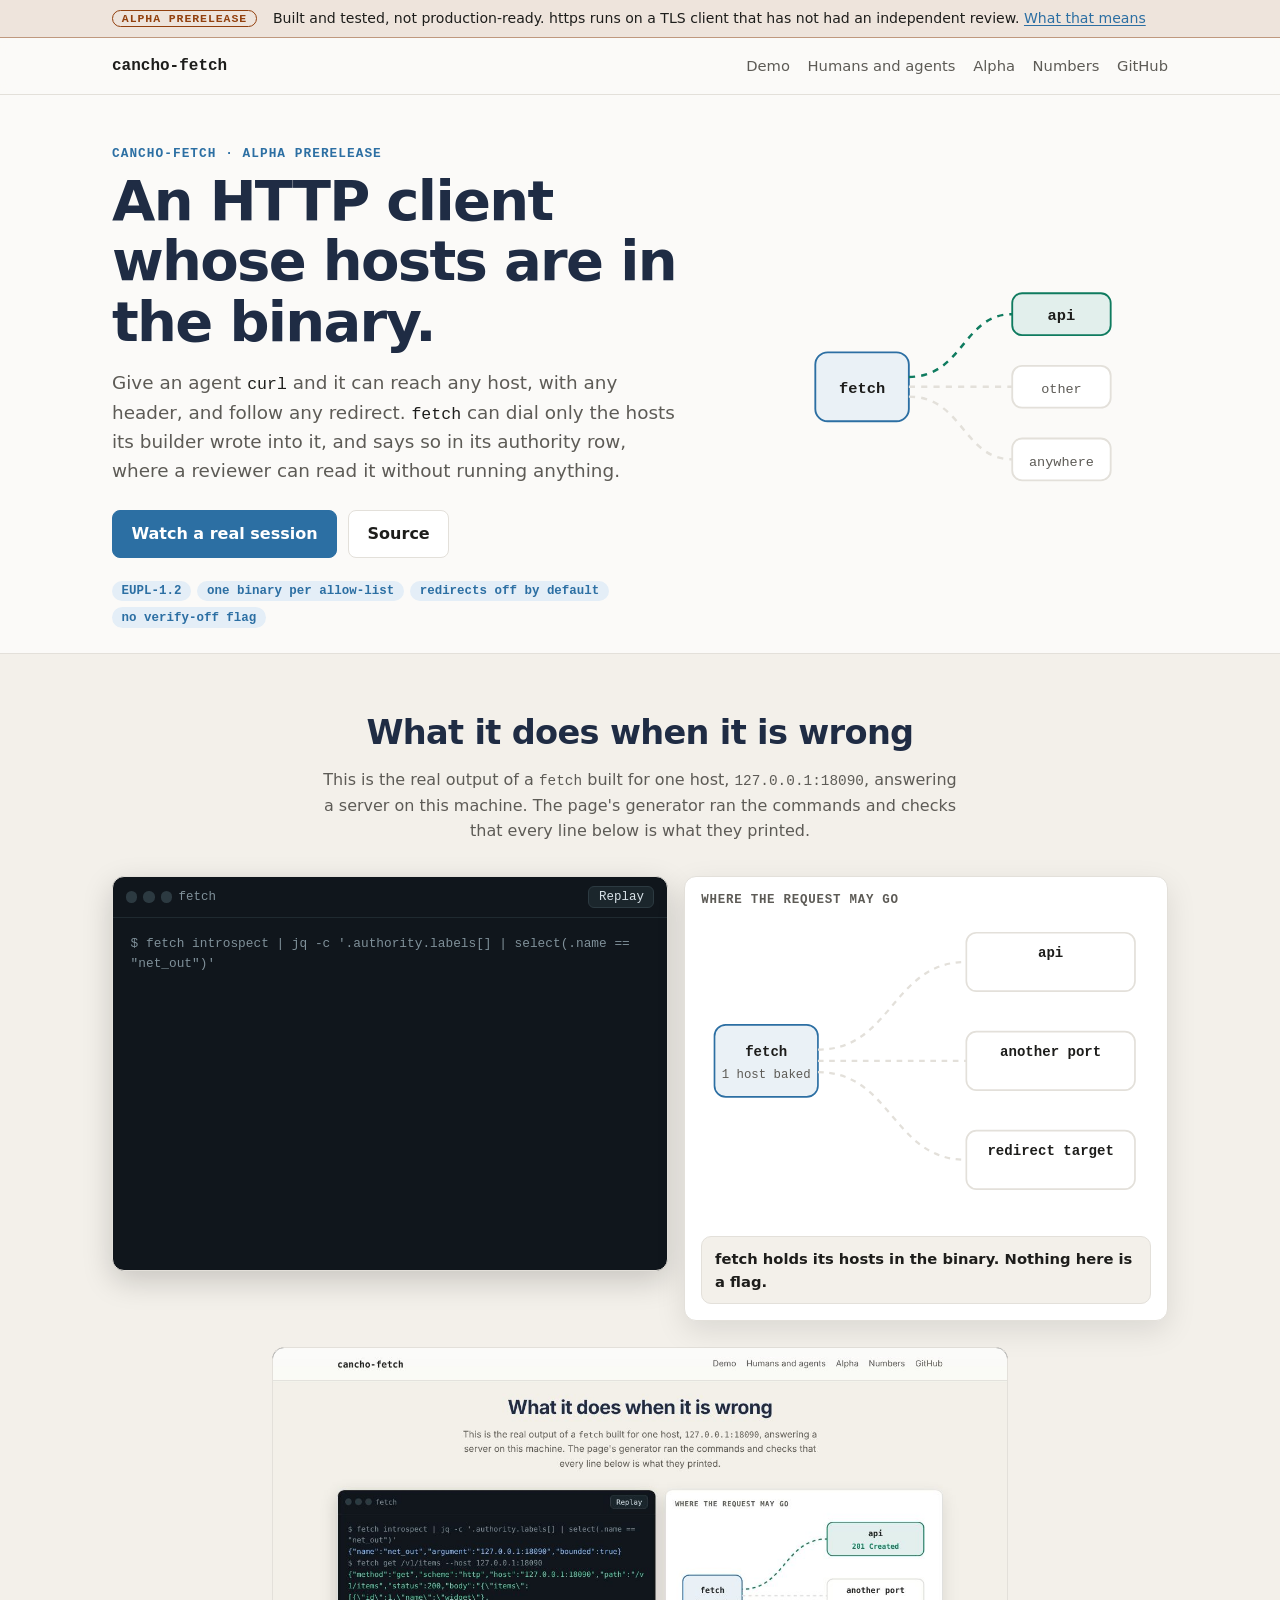
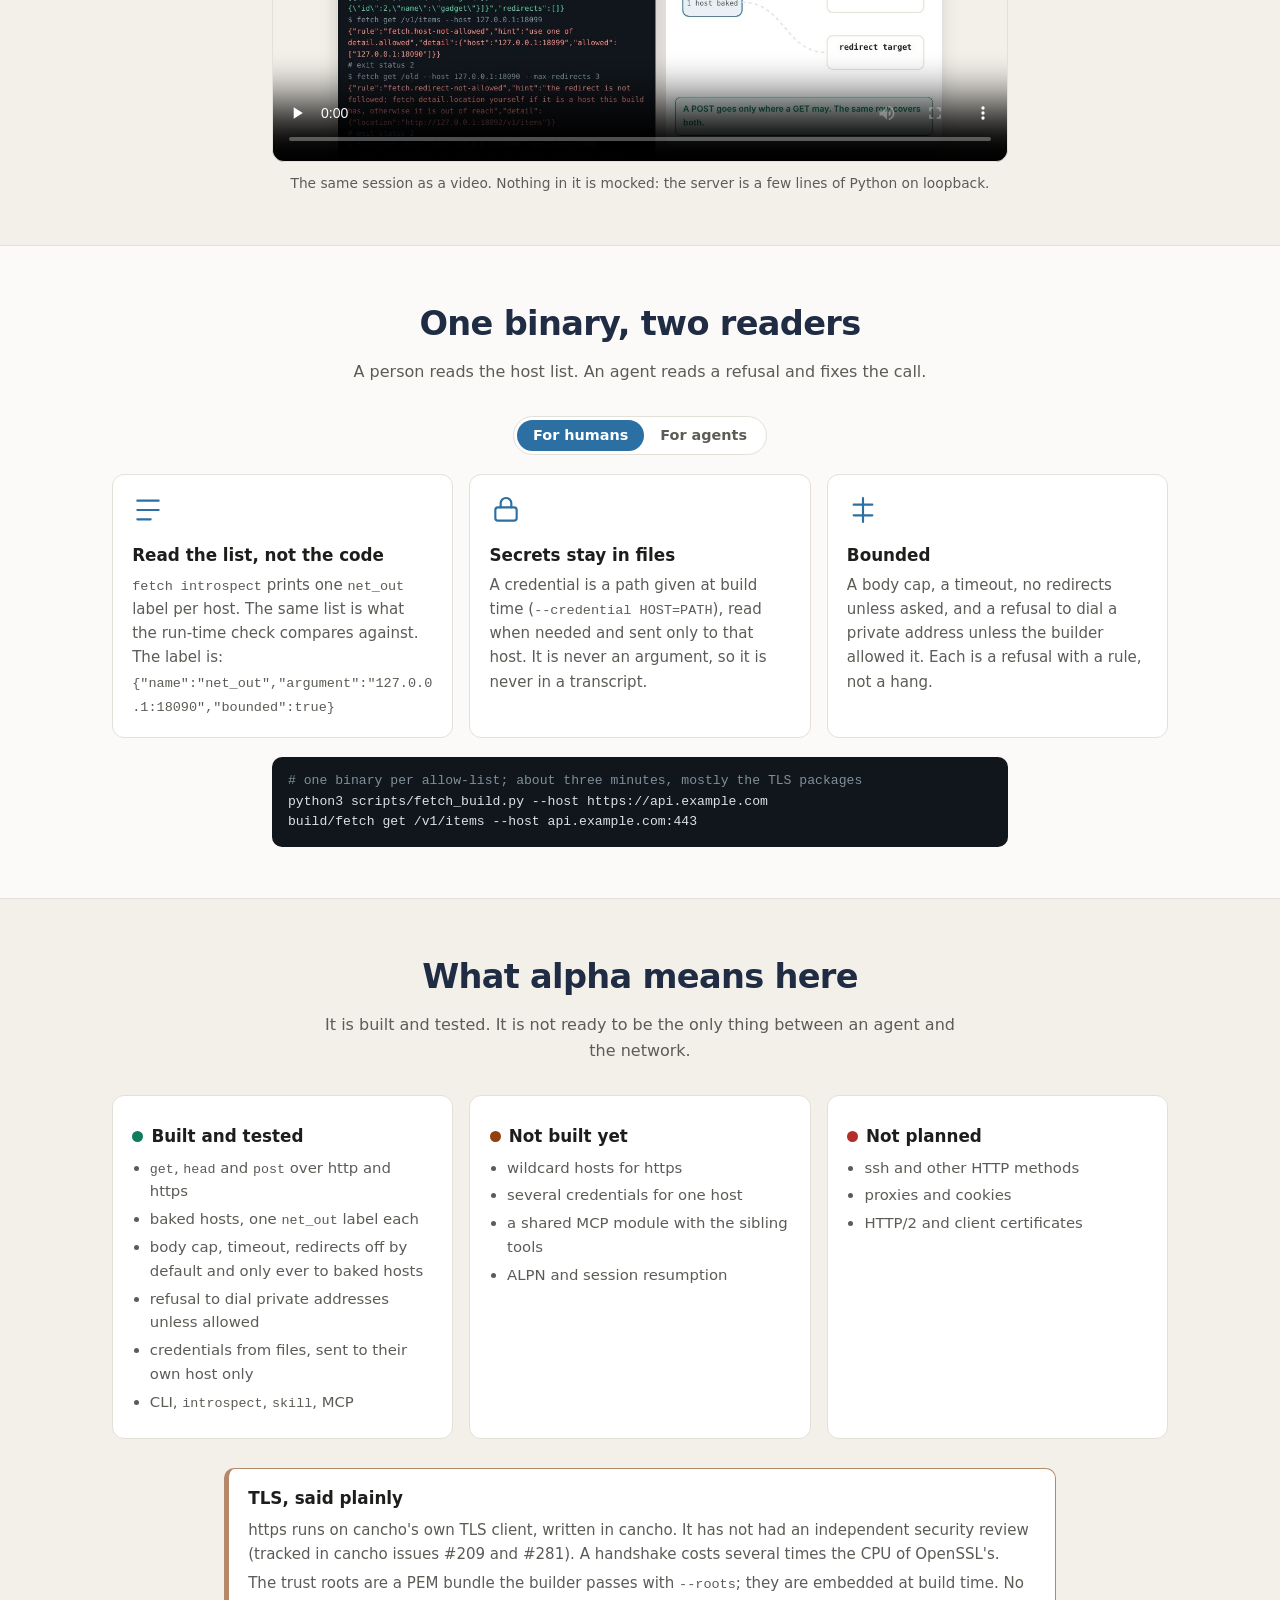
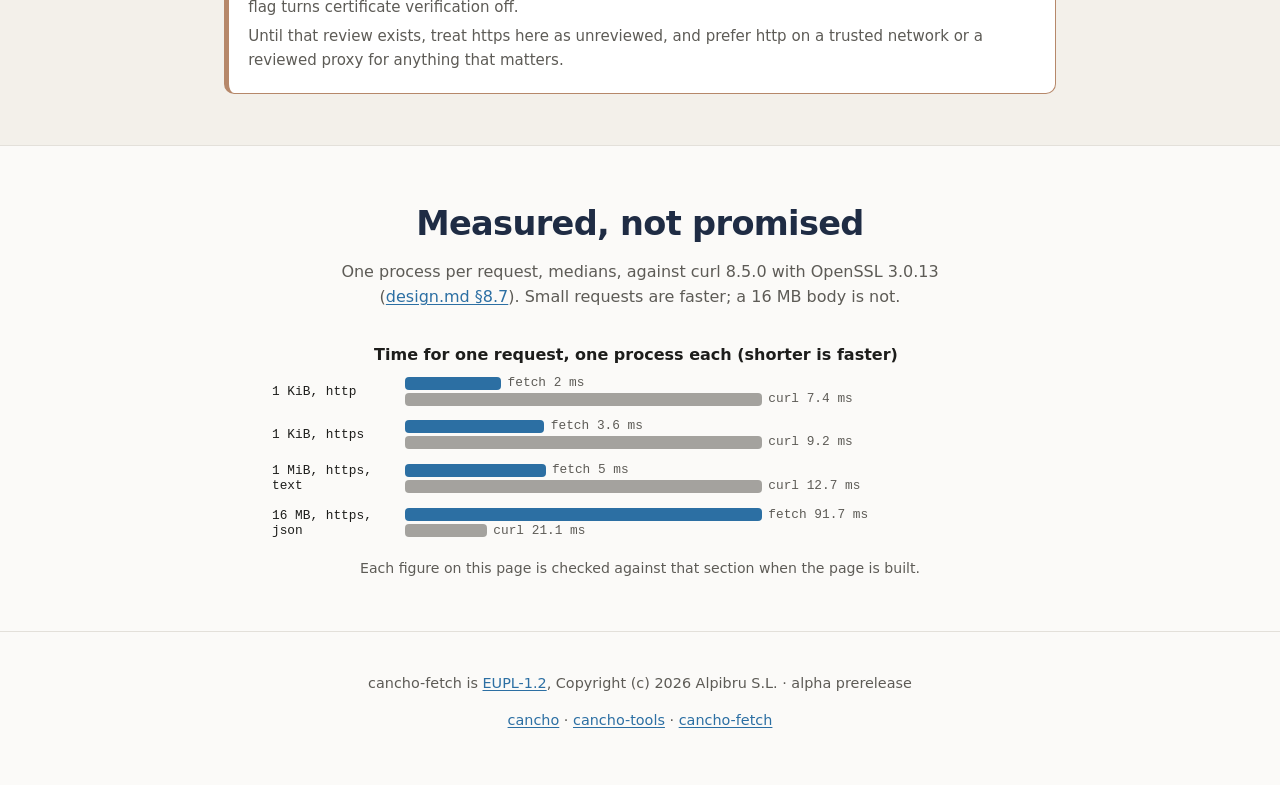
<file: site/index.html>
<!doctype html>
<html lang="en" class="nojs">
<head>
<meta charset="utf-8">
<meta name="viewport" content="width=device-width, initial-scale=1">
<title>cancho-fetch: an HTTP client whose hosts are in the binary</title>
<meta name="description" content="An agent-safe HTTP(S) client written in cancho. The hosts it may reach are literals in the binary and one net_out label each in its authority row. Alpha prerelease.">
<link rel="stylesheet" href="landing.css">
</head>
<body>
<a class="skip" href="#main">Skip to the content</a>
<div class="alpha" role="note"><div class="wrap"><b>Alpha prerelease</b><span>Built and tested, not production-ready. https runs on a TLS client that has not had an independent review. <a href="#alpha">What that means</a></span></div></div>
<header class="top"><div class="wrap">
  <a class="brand" href="#">cancho-fetch</a>
  <nav aria-label="Sections">
    <a href="#demo">Demo</a><a href="#audience-section">Humans and agents</a><a class="opt" href="#alpha">Alpha</a><a class="opt" href="#numbers">Numbers</a>
    <a href="https://github.com/alpibrusl/cancho-fetch">GitHub</a>
  </nav>
</div></header>

<main id="main">
<section class="hero"><div class="wrap">
  <div>
    <p class="eyebrow">cancho-fetch · alpha prerelease</p>
    <h1>An HTTP client whose hosts are in the binary.</h1>
    <p class="sub">Give an agent <code>curl</code> and it can reach any host, with any header, and follow any redirect. <code>fetch</code> can dial only the hosts its builder wrote into it, and says so in its authority row, where a reviewer can read it without running anything.</p>
    <div class="cta"><a class="btn primary" href="#demo">Watch a real session</a><a class="btn" href="https://github.com/alpibrusl/cancho-fetch">Source</a></div>
    <div class="pills"><span>EUPL-1.2</span><span>one binary per allow-list</span><span>redirects off by default</span><span>no verify-off flag</span></div>
  </div>
  <svg viewBox="0 0 260 180" role="img" aria-label="A request leaves fetch for one host in a list and is refused for another" class="net" style="max-width:20rem;margin:0 auto">
    <rect class="gate" x="10" y="62" width="76" height="56" rx="10"/><text x="48" y="95" text-anchor="middle">fetch</text>
    <rect class="node ok" x="170" y="14" width="80" height="34" rx="8"/><text x="210" y="36" text-anchor="middle">api</text>
    <rect class="node" x="170" y="73" width="80" height="34" rx="8"/><text class="m" x="210" y="95" text-anchor="middle">other</text>
    <rect class="node" x="170" y="132" width="80" height="34" rx="8"/><text class="m" x="210" y="154" text-anchor="middle">anywhere</text>
    <path class="edge ok" d="M86 82 C130 82 130 31 170 31"/>
    <path class="edge" d="M86 90 L170 90"/><path class="edge" d="M86 98 C130 98 130 149 170 149"/>
  </svg>
</div></section>

<section id="demo" class="alt"><div class="wrap">
  <h2>What it does when it is wrong</h2>
  <p class="lead">This is the real output of a <code>fetch</code> built for one host, <code>127.0.0.1:18090</code>, answering a server on this machine. The page's generator ran the commands and checks that every line below is what they printed.</p>
  <div class="demo" id="demo-stage">
    <div class="term" aria-label="A terminal replaying a real fetch session">
      <div class="bar"><i></i><i></i><i></i><span>fetch</span><button id="replay" type="button">Replay</button></div>
      <pre id="screen" aria-live="off"></pre>
    </div>
    <div class="stage">
      <h3>Where the request may go</h3>
      <svg class="net" viewBox="0 0 400 270" role="img" aria-label="fetch and the three places a request tried to go">
        <rect class="gate" x="12" y="96" width="92" height="64" rx="10"/><text x="58" y="124" text-anchor="middle">fetch</text><text class="m" x="58" y="143" text-anchor="middle">1 host baked</text>
        <path id="e-api" class="edge" d="M104 118 C170 118 170 40 236 40"/><path id="e-other" class="edge" d="M104 128 L236 128"/><path id="e-evil" class="edge" d="M104 138 C170 138 170 216 236 216"/>
        <rect id="n-api" class="node" x="236" y="14" width="150" height="52" rx="9"/><text x="311" y="36" text-anchor="middle">api</text><text id="s-api" class="stamp" x="311" y="55" text-anchor="middle"></text>
        <rect id="n-other" class="node" x="236" y="102" width="150" height="52" rx="9"/><text x="311" y="124" text-anchor="middle">another port</text><text id="s-other" class="stamp" x="311" y="143" text-anchor="middle"></text>
        <rect id="n-evil" class="node" x="236" y="190" width="150" height="52" rx="9"/><text x="311" y="212" text-anchor="middle">redirect target</text><text id="s-evil" class="stamp" x="311" y="231" text-anchor="middle"></text>
        <text id="l-api" class="edge-label m" x="150" y="60" text-anchor="middle"></text><text id="l-other" class="edge-label m" x="170" y="120" text-anchor="middle"></text><text id="l-evil" class="edge-label m" x="150" y="200" text-anchor="middle"></text>
      </svg>
      <div id="verdict" class="verdict" aria-live="polite"></div>
    </div>
  </div>
  <div class="vid">
    <video controls preload="none" poster="demo.poster.jpg" aria-label="The same session as a video">
      <source src="demo.mp4" type="video/mp4"><source src="demo.webm" type="video/webm">
    </video>
    <p class="caption">The same session as a video. Nothing in it is mocked: the server is a few lines of Python on loopback.</p>
  </div>
</div></section>

<section id="audience-section"><div class="wrap">
  <h2>One binary, two readers</h2>
  <p class="lead">A person reads the host list. An agent reads a refusal and fixes the call.</p>
  <div class="segwrap"><div class="seg" id="audience" role="tablist" aria-label="Audience">
    <button type="button" role="tab" data-panel="humans" aria-selected="true">For humans</button>
    <button type="button" role="tab" data-panel="agents" aria-selected="false">For agents</button>
  </div></div>

  <div id="humans" class="panel on">
    <div class="cards">
      <div class="card"><svg class="ic" viewBox="0 0 24 24" aria-hidden="true"><path d="M4 5h16M4 12h16M4 19h10"/></svg><h3>Read the list, not the code</h3><p><code>fetch introspect</code> prints one <code>net_out</code> label per host. The same list is what the run-time check compares against. The label is: <code>{&quot;name&quot;:&quot;net_out&quot;,&quot;argument&quot;:&quot;127.0.0.1:18090&quot;,&quot;bounded&quot;:true}</code></p></div>
      <div class="card"><svg class="ic" viewBox="0 0 24 24" aria-hidden="true"><rect x="4" y="10" width="16" height="10" rx="2"/><path d="M8 10V7a4 4 0 0 1 8 0v3"/></svg><h3>Secrets stay in files</h3><p>A credential is a path given at build time (<code>--credential HOST=PATH</code>), read when needed and sent only to that host. It is never an argument, so it is never in a transcript.</p></div>
      <div class="card"><svg class="ic" viewBox="0 0 24 24" aria-hidden="true"><path d="M12 3v18M5 8h14M5 16h14"/></svg><h3>Bounded</h3><p>A body cap, a timeout, no redirects unless asked, and a refusal to dial a private address unless the builder allowed it. Each is a refusal with a rule, not a hang.</p></div>
    </div>
    <pre class="code"><span class="d"># one binary per allow-list; about three minutes, mostly the TLS packages</span>
python3 scripts/fetch_build.py --host https://api.example.com
build/fetch get /v1/items --host api.example.com:443</pre>
  </div>

  <div id="agents" class="panel">
    <div class="diagram"><svg viewBox="0 0 640 130" role="img" aria-label="argv goes into fetch, JSON or a refusal comes out, with an exit status">
      <rect class="box k" x="10" y="35" width="150" height="60" rx="10"/><text x="85" y="62" text-anchor="middle">argv</text><text class="m" x="85" y="80" text-anchor="middle">get PATH --host H</text>
      <path class="arrow" d="M160 65 H240"/><path class="head" d="M240 59 L252 65 L240 71Z"/>
      <rect class="box k" x="252" y="35" width="136" height="60" rx="10"/><text x="320" y="62" text-anchor="middle">fetch</text><text class="m" x="320" y="80" text-anchor="middle">hosts in the row</text>
      <path class="arrow" d="M388 52 H468"/><path class="head" d="M468 46 L480 52 L468 58Z"/>
      <path class="arrow r" d="M388 80 H468"/><path class="head r" d="M468 74 L480 80 L468 86Z"/>
      <rect class="box k" x="480" y="20" width="150" height="40" rx="10"/><text x="555" y="44" text-anchor="middle">data · exit 0</text>
      <rect class="box r" x="480" y="70" width="150" height="40" rx="10"/><text x="555" y="94" text-anchor="middle">error · exit 2, 8</text>
    </svg></div>
    <div class="twocol">
      <div>
        <p style="margin-top:0">Every answer is one JSON object on stdout. A refusal names a <code>rule</code>, says what is allowed and says how to repair the call. This one is the real thing, from the demo above:</p>
        <pre class="code" style="margin-top:.6rem;white-space:pre-wrap;overflow-wrap:anywhere">{
  &quot;ok&quot;: false,
  &quot;command&quot;: &quot;fetch&quot;,
  &quot;error&quot;: {
    &quot;code&quot;: &quot;INVALID_ARGS&quot;,
    &quot;rule&quot;: &quot;fetch.host-not-allowed&quot;,
    &quot;message&quot;: &quot;--host names no host this build was given, or more than one&quot;,
    &quot;hint&quot;: &quot;use one of detail.allowed&quot;,
    &quot;repair&quot;: null,
    &quot;detail&quot;: {
      &quot;host&quot;: &quot;127.0.0.1:18099&quot;,
      &quot;allowed&quot;: [
        &quot;127.0.0.1:18090&quot;
      ]
    }
  }
}</pre>
        <p class="fine" style="text-align:left;margin-left:0">Discover the rest without reading a manual: <code>fetch introspect</code> (commands, rules, the authority row), <code>fetch skill</code> (a skill file for the agent) and an MCP server mode. Exit status: 0 answered, 2 refused, 8 a body over the cap.</p>
      </div>
      <div class="promptbox"><div class="pbar"><span>Prompt for your agent</span><button id="copyprompt" type="button">Copy</button></div><pre id="agentprompt">Try cancho-fetch against a server on this machine and tell me what you see. Work in a new empty directory, never use sudo, and report honestly: do not retry a failing command in a loop and do not hide a failure.

1. Check that git, python3, cargo (Rust) and clang exist. If one is missing, stop and tell me which; do not install system packages yourself.
2. Get the sources and the compiler they pin:
   git clone https://github.com/alpibrusl/cancho
   git clone https://github.com/alpibrusl/cancho-fetch &amp;&amp; cd cancho-fetch
   REV=$(sed -n &#x27;s/^cancho *= *&quot;\([0-9a-f]*\)&quot;.*/\1/p&#x27; cancho.toml)
   (cd ../cancho &amp;&amp; git fetch -q origin &amp;&amp; git checkout &quot;$REV&quot; &amp;&amp; cargo build --release -p cancho)
   export PATH=$PWD/../cancho/target/release:$PATH
3. In another shell, serve a directory with one file, items.json, on 127.0.0.1:18090:
   mkdir -p /tmp/api &amp;&amp; echo &#x27;{&quot;items&quot;:[1,2]}&#x27; &gt; /tmp/api/items.json &amp;&amp; python3 -m http.server 18090 --bind 127.0.0.1 --directory /tmp/api
4. Build a fetch for that one host (about three minutes: most of it is compiling the TLS packages):
   python3 scripts/fetch_build.py --host http://127.0.0.1:18090 --allow-private
5. Run, and note the exit status and `rule` (or `data.status`) of each:
   build/fetch get /items.json --host 127.0.0.1:18090            # expect status 200
   build/fetch get /items.json --host 127.0.0.1:18099            # expect fetch.host-not-allowed, exit 2
   build/fetch introspect | jq -c &#x27;.authority.labels[] | select(.name == &quot;net_out&quot;)&#x27;   # the only host in the row
6. Tell me the three results, what the build printed if it failed, and anything that surprised you.
Docs: README.md, docs/design.md.</pre></div>
    </div>
  </div>
</div></section>

<section id="alpha" class="alt"><div class="wrap">
  <h2>What alpha means here</h2>
  <p class="lead">It is built and tested. It is not ready to be the only thing between an agent and the network.</p>
  <div class="three">
    <div class="card"><h3><span class="dotk"></span>Built and tested</h3><ul><li><code>get</code>, <code>head</code> and <code>post</code> over http and https</li><li>baked hosts, one <code>net_out</code> label each</li><li>body cap, timeout, redirects off by default and only ever to baked hosts</li><li>refusal to dial private addresses unless allowed</li><li>credentials from files, sent to their own host only</li><li>CLI, <code>introspect</code>, <code>skill</code>, MCP</li></ul></div>
    <div class="card"><h3><span class="dotk w"></span>Not built yet</h3><ul><li>wildcard hosts for https</li><li>several credentials for one host</li><li>a shared MCP module with the sibling tools</li><li>ALPN and session resumption</li></ul></div>
    <div class="card"><h3><span class="dotk x"></span>Not planned</h3><ul><li>ssh and other HTTP methods</li><li>proxies and cookies</li><li>HTTP/2 and client certificates</li></ul></div>
  </div>
  <div class="callout">
    <h3>TLS, said plainly</h3>
    <p>https runs on cancho's own TLS client, written in cancho. It has not had an independent security review (tracked in cancho issues #209 and #281). A handshake costs several times the CPU of OpenSSL's.</p>
    <p>The trust roots are a PEM bundle the builder passes with <code>--roots</code>; they are embedded at build time. No flag turns certificate verification off.</p>
    <p>Until that review exists, treat https here as unreviewed, and prefer http on a trusted network or a reviewed proxy for anything that matters.</p>
  </div>
</div></section>

<section id="numbers"><div class="wrap">
  <h2>Measured, not promised</h2>
  <p class="lead">One process per request, medians, against curl 8.5.0 with OpenSSL 3.0.13 (<a href="https://github.com/alpibrusl/cancho-fetch/blob/main/docs/design.md">design.md §8.7</a>). Small requests are faster; a 16 MB body is not.</p>
  <div class="bars reveal"><h3>Time for one request, one process each (shorter is faster)</h3><div class="brow"><span>1 KiB, http</span><div class="tr"><div class="bar1" style="--w:27.0%"><span>fetch 2 ms</span></div><div class="bar1 inc" style="--w:100.0%"><span>curl 7.4 ms</span></div></div></div><div class="brow"><span>1 KiB, https</span><div class="tr"><div class="bar1" style="--w:39.1%"><span>fetch 3.6 ms</span></div><div class="bar1 inc" style="--w:100.0%"><span>curl 9.2 ms</span></div></div></div><div class="brow"><span>1 MiB, https, text</span><div class="tr"><div class="bar1" style="--w:39.4%"><span>fetch 5 ms</span></div><div class="bar1 inc" style="--w:100.0%"><span>curl 12.7 ms</span></div></div></div><div class="brow"><span>16 MB, https, json</span><div class="tr"><div class="bar1" style="--w:100.0%"><span>fetch 91.7 ms</span></div><div class="bar1 inc" style="--w:23.0%"><span>curl 21.1 ms</span></div></div></div></div>
  <p class="fine">Each figure on this page is checked against that section when the page is built.</p>
</div></section>
</main>

<footer><div class="wrap">
  <p>cancho-fetch is <a href="https://github.com/alpibrusl/cancho-fetch/blob/main/LICENSE">EUPL-1.2</a>, Copyright (c) 2026 Alpibru S.L. · alpha prerelease</p>
  <p><a href="https://github.com/alpibrusl/cancho">cancho</a> · <a href="https://github.com/alpibrusl/cancho-tools">cancho-tools</a> · <a href="https://github.com/alpibrusl/cancho-fetch">cancho-fetch</a></p>
</div></footer>
<script src="demo.js"></script>
<script src="landing.js"></script>
</body>
</html>
</file>
<file: site/landing.css>
:root {
  --bg: #fbfaf8; --fg: #1d1d1b; --muted: #5d5b56; --line: #e3e0da; --surface: #ffffff; --soft: #f3f0ea;
  --accent: #2c6fa3; --accent-fg: #ffffff; --accent-soft: #e4eef7; --navy: #1f2c44;
  --good: #0f7b5f; --bad: #b42d27; --warn: #92400e;
  --term-bg: #10161c; --term-fg: #d8e2e8; --term-dim: #7f9099; --term-good: #5fd3a6; --term-bad: #ff8a80; --term-acc: #8ec0ff; --term-warn: #f3c77a;
  --font: system-ui, -apple-system, "Segoe UI", Roboto, "Helvetica Neue", Arial, sans-serif;
  --mono: ui-monospace, SFMono-Regular, Menlo, Consolas, monospace;
}
@media (prefers-color-scheme: dark) {
  :root { --bg: #121315; --fg: #e8e6e1; --muted: #a6a39b; --line: #2b2c2f; --surface: #1a1b1e; --soft: #17181b;
    --accent: #8fb9e0; --accent-fg: #0b1626; --accent-soft: #1c2736; --navy: #cfe0f2;
    --good: #4fd1a5; --bad: #ff7b73; --warn: #f3c77a; --term-bg: #0b1014; }
}
* { box-sizing: border-box; }
html { scroll-behavior: smooth; -webkit-text-size-adjust: 100%; scroll-padding-top: 4.2rem; }
body { margin: 0; background: var(--bg); color: var(--fg); font: 1rem/1.6 var(--font); }
a { color: var(--accent); text-underline-offset: .15em; }
code { font: .9em var(--mono); }
.wrap { width: 100%; max-width: 68rem; margin: 0 auto; padding: 0 16px; }
.skip { position: absolute; left: -999px; top: 0; background: var(--accent); color: var(--accent-fg); padding: .5rem .8rem; z-index: 10; }
.skip:focus { left: 8px; top: 8px; }

header.top { position: sticky; top: 0; z-index: 5; background: color-mix(in srgb, var(--bg) 88%, transparent); backdrop-filter: blur(8px); border-bottom: 1px solid var(--line); }
header.top .wrap { display: flex; align-items: center; gap: 1.2rem; height: 3.5rem; }
.brand { display: inline-flex; align-items: center; gap: .5rem; font: 700 1rem var(--mono); color: var(--fg); text-decoration: none; }
.brand img { border-radius: 6px; }
header.top nav { display: flex; gap: 1.1rem; margin-left: auto; align-items: center; }
header.top nav a { color: var(--muted); text-decoration: none; font-size: .92rem; }
header.top nav a:hover { color: var(--fg); }
@media (max-width: 46rem) { header.top nav a.opt { display: none; } }

.hero { padding: 3.2rem 0 1.6rem; }
.hero .wrap { display: grid; gap: 2rem; align-items: center; }
@media (min-width: 52rem) { .hero .wrap { grid-template-columns: 1.5fr 1fr; } }
.eyebrow { font: 600 .8rem var(--mono); color: var(--accent); letter-spacing: .08em; text-transform: uppercase; margin: 0 0 .6rem; }
.hero h1 { font-size: clamp(2.1rem, 5.6vw, 3.5rem); line-height: 1.08; margin: 0 0 1rem; letter-spacing: -.03em; color: var(--navy); }
.hero .sub { font-size: 1.15rem; color: var(--muted); max-width: 36rem; margin: 0 0 1.5rem; }
.hero .sub code { color: var(--fg); }
.cta { display: flex; gap: .7rem; flex-wrap: wrap; }
.btn { display: inline-block; padding: .65rem 1.15rem; border-radius: 8px; font-weight: 600; text-decoration: none; border: 1px solid var(--line); color: var(--fg); background: var(--surface); }
.btn:hover { border-color: var(--accent); }
.btn.primary { background: var(--accent); color: var(--accent-fg); border-color: var(--accent); }
.hero figure { margin: 0; text-align: center; }
.hero figure img { max-width: min(16rem, 70vw); height: auto; filter: drop-shadow(0 12px 24px rgba(0,0,0,.14)); }
.pills { display: flex; gap: .4rem; flex-wrap: wrap; margin-top: 1.4rem; }
.pills span { font: 600 .78rem var(--mono); padding: .2rem .6rem; border-radius: 999px; background: var(--accent-soft); color: var(--accent); }

section { padding: 3.2rem 0; }
section.alt { background: var(--soft); border-top: 1px solid var(--line); border-bottom: 1px solid var(--line); }
h2 { font-size: clamp(1.5rem, 3.4vw, 2.1rem); margin: 0 0 .5rem; letter-spacing: -.02em; color: var(--navy); text-align: center; }
.lead { text-align: center; color: var(--muted); max-width: 40rem; margin: 0 auto 2rem; }
.fine { max-width: 46rem; margin: 1.2rem auto 0; color: var(--muted); font-size: .88rem; text-align: center; }

/* the demo */
.seg { display: inline-flex; padding: 3px; border: 1px solid var(--line); border-radius: 999px; background: var(--surface); margin: 0 auto 1.2rem; }
.seg button { font: 600 .9rem var(--font); border: 0; background: transparent; color: var(--muted); padding: .45rem 1rem; border-radius: 999px; cursor: pointer; }
.seg button[aria-selected="true"] { background: var(--accent); color: var(--accent-fg); }
.segwrap { text-align: center; }
.demo { display: grid; gap: 1rem; max-width: 66rem; margin: 0 auto; align-items: start; }
@media (min-width: 58rem) { .demo { grid-template-columns: 1.15fr 1fr; } }
.term { background: var(--term-bg); color: var(--term-fg); border-radius: 12px; border: 1px solid var(--line); box-shadow: 0 10px 30px rgba(0,0,0,.18); overflow: hidden; min-width: 0; }
.term .bar { display: flex; align-items: center; gap: .4rem; padding: .55rem .8rem; border-bottom: 1px solid #1f2a30; font: .78rem var(--mono); color: var(--term-dim); }
.term .bar i { width: .7rem; height: .7rem; border-radius: 50%; background: #2c3a41; display: inline-block; }
.term .bar button { margin-left: auto; font: .78rem var(--mono); color: var(--term-fg); background: #1b262c; border: 1px solid #2c3a41; border-radius: 6px; padding: .2rem .6rem; cursor: pointer; }
.term pre { margin: 0; padding: 1rem 1.1rem; min-height: 22rem; overflow-x: auto; font: .8rem/1.55 var(--mono); white-space: pre-wrap; overflow-wrap: anywhere; }
.term .g { color: var(--term-good); } .term .b { color: var(--term-bad); } .term .d { color: var(--term-dim); } .term .a { color: var(--term-acc); } .term .w { color: var(--term-warn); }
.stage { background: var(--surface); border: 1px solid var(--line); border-radius: 12px; box-shadow: 0 10px 30px rgba(0,0,0,.1); padding: 1rem; min-height: 27rem; min-width: 0; }
.stage h3 { margin: 0 0 .6rem; font: 600 .78rem var(--mono); color: var(--muted); text-transform: uppercase; letter-spacing: .06em; }
.file { border: 1px solid var(--line); border-radius: 10px; background: var(--soft); padding: .6rem .8rem; font: .85rem/1.7 var(--mono); min-height: 7.2rem; }
.file .fn { color: var(--muted); font-size: .75rem; display: block; border-bottom: 1px dashed var(--line); margin-bottom: .3rem; padding-bottom: .2rem; }
.file .ln { display: block; padding: 0 .3rem; border-radius: 4px; animation: pop .35s ease-out; }
.file .ln.a { background: color-mix(in srgb, var(--accent) 16%, transparent); }
.file .ln.b { background: color-mix(in srgb, var(--good) 16%, transparent); }
.file .ln.gone { background: color-mix(in srgb, var(--bad) 14%, transparent); color: var(--bad); text-decoration: line-through; }
@keyframes pop { from { opacity: 0; transform: translateY(-4px); } to { opacity: 1; transform: none; } }
.lanes { display: grid; grid-template-columns: 1fr 1fr; gap: .8rem; margin-top: 1rem; }
.lane { border: 1px solid var(--line); border-radius: 10px; padding: .6rem .7rem; min-height: 8.6rem; background: var(--surface); }
.lane b { display: block; font: 700 .85rem var(--mono); margin-bottom: .4rem; }
.lane.a b { color: var(--accent); } .lane.b b { color: var(--good); }
.ev { display: block; font: .76rem/1.35 var(--mono); padding: .25rem .4rem; margin: .25rem 0; border-radius: 6px; background: var(--soft); border: 1px solid var(--line); animation: pop .35s ease-out; overflow-wrap: anywhere; }
.ev.ok { border-color: var(--good); color: var(--good); }
.ev.bad { border-color: var(--bad); color: var(--bad); font-weight: 600; }
.verdict { margin-top: 1rem; padding: .6rem .8rem; border-radius: 10px; font-weight: 600; font-size: .92rem; border: 1px solid var(--line); background: var(--soft); min-height: 3rem; }
.verdict.bad { border-color: var(--bad); color: var(--bad); background: color-mix(in srgb, var(--bad) 8%, var(--surface)); }
.verdict.ok { border-color: var(--good); color: var(--good); background: color-mix(in srgb, var(--good) 8%, var(--surface)); }
.vid { max-width: 46rem; margin: 1.6rem auto 0; }
.vid video { width: 100%; height: auto; display: block; border-radius: 12px; border: 1px solid var(--line); background: var(--term-bg); }
.caption { text-align: center; color: var(--muted); font-size: .86rem; margin: .6rem auto 0; max-width: 46rem; }

/* humans and agents */
.panel { display: none; }
.panel.on { display: block; }
.nojs .panel { display: block; margin-bottom: 3rem; }
.nojs .segwrap { display: none; }
.cards { display: grid; grid-template-columns: repeat(auto-fit, minmax(15rem, 1fr)); gap: 1rem; }
.card { background: var(--surface); border: 1px solid var(--line); border-radius: 12px; padding: 1.2rem; }
.card h3 { margin: .5rem 0 .3rem; font-size: 1.05rem; }
.card p { margin: 0; color: var(--muted); font-size: .94rem; }
.card svg.ic { width: 2rem; height: 2rem; stroke: var(--accent); fill: none; stroke-width: 1.6; stroke-linecap: round; stroke-linejoin: round; }
pre.code { background: var(--term-bg); color: var(--term-fg); border-radius: 10px; padding: .9rem 1rem; overflow-x: auto; font: .82rem/1.55 var(--mono); max-width: 46rem; margin: 1.2rem auto 0; }
pre.code .d { color: var(--term-dim); } pre.code .g { color: var(--term-good); } pre.code .b { color: var(--term-bad); } pre.code .a { color: var(--term-acc); }
.diagram { max-width: 52rem; margin: 0 auto 1.4rem; }
.diagram svg { width: 100%; height: auto; display: block; }
.diagram text { font: 600 13px var(--mono); fill: var(--fg); }
.diagram text.m { font-weight: 400; fill: var(--muted); font-size: 11.5px; }
.diagram .box { fill: var(--surface); stroke: var(--line); stroke-width: 1.5; }
.diagram .box.k { stroke: var(--accent); }
.diagram .box.r { stroke: var(--bad); }
.diagram .arrow { stroke: var(--accent); stroke-width: 2; fill: none; stroke-dasharray: 6 5; animation: flow 1.2s linear infinite; }
.diagram .arrow.r { stroke: var(--bad); }
.diagram .head { fill: var(--accent); } .diagram .head.r { fill: var(--bad); }
@keyframes flow { to { stroke-dashoffset: -22; } }
.twocol { display: grid; gap: 1.2rem; max-width: 66rem; margin: 1.6rem auto 0; align-items: start; }
@media (min-width: 58rem) { .twocol { grid-template-columns: 1fr 1fr; } }
.promptbox { border: 1px solid var(--line); border-radius: 12px; overflow: hidden; background: var(--surface); min-width: 0; }
.pbar { display: flex; justify-content: space-between; align-items: center; padding: .45rem .8rem; border-bottom: 1px solid var(--line); background: var(--soft); font: .8rem var(--mono); color: var(--muted); }
.pbar button { font: 600 .8rem var(--font); padding: .25rem .7rem; border-radius: 6px; border: 1px solid var(--accent); background: var(--accent); color: var(--accent-fg); cursor: pointer; }
.promptbox pre { margin: 0; padding: 1rem; max-height: 22rem; overflow: auto; font: .78rem/1.55 var(--mono); white-space: pre-wrap; overflow-wrap: anywhere; }

/* alpha */
.alpha { background: color-mix(in srgb, var(--warn) 12%, var(--bg)); border-bottom: 1px solid color-mix(in srgb, var(--warn) 45%, var(--line)); color: var(--fg); font-size: .88rem; }
.alpha .wrap { display: flex; gap: .6rem 1rem; align-items: center; flex-wrap: wrap; padding-top: .45rem; padding-bottom: .45rem; }
.alpha b { font: 700 .72rem var(--mono); letter-spacing: .08em; text-transform: uppercase; color: var(--warn); border: 1px solid var(--warn); border-radius: 999px; padding: .05rem .55rem; white-space: nowrap; }
.callout { max-width: 52rem; margin: 1.8rem auto 0; border: 1px solid color-mix(in srgb, var(--warn) 55%, var(--line)); border-left-width: 5px; border-radius: 10px; background: var(--surface); padding: 1rem 1.2rem; }
.callout h3 { margin: 0 0 .4rem; font-size: 1.05rem; }
.callout p { margin: .3rem 0; color: var(--muted); font-size: .94rem; }
.three { display: grid; grid-template-columns: repeat(auto-fit, minmax(16rem, 1fr)); gap: 1rem; }
.three ul { margin: .4rem 0 0; padding-left: 1.1rem; color: var(--muted); font-size: .93rem; }
.three li { margin: .25rem 0; }
.three .card h3 { display: flex; gap: .5rem; align-items: center; }
.dotk { width: .7rem; height: .7rem; border-radius: 50%; display: inline-block; background: var(--good); }
.dotk.w { background: var(--warn); } .dotk.x { background: var(--bad); }
/* the diagram of the demo */
.net { width: 100%; height: auto; display: block; }
.net text { font: 600 12.5px var(--mono); fill: var(--fg); }
.net text.m { font-weight: 400; fill: var(--muted); font-size: 11px; }
.net .node { fill: var(--surface); stroke: var(--line); stroke-width: 1.5; transition: stroke .3s, fill .3s; }
.net .edge { stroke: var(--line); stroke-width: 2; fill: none; stroke-dasharray: 5 5; transition: stroke .3s; }
.net .gate { fill: color-mix(in srgb, var(--accent) 10%, var(--surface)); stroke: var(--accent); stroke-width: 1.5; }
.net .node.ok, .net .edge.ok { stroke: var(--good); }
.net .node.ok { fill: color-mix(in srgb, var(--good) 12%, var(--surface)); }
.net .node.bad, .net .edge.bad { stroke: var(--bad); }
.net .node.bad { fill: color-mix(in srgb, var(--bad) 10%, var(--surface)); }
.net .edge.ok, .net .edge.bad { animation: flow 1.2s linear infinite; }
.net .stamp { font: 700 11px var(--mono); }
.net .stamp.ok { fill: var(--good); } .net .stamp.bad { fill: var(--bad); }
.net .stamp, .net .edge-label { opacity: 0; transition: opacity .3s; } .net .stamp.show, .net .edge-label.show { opacity: 1; }
/* tools */
.tools { display: grid; grid-template-columns: repeat(auto-fill, minmax(min(100%, 15.5rem), 1fr)); gap: 1rem; }
.tool { display: flex; flex-direction: column; gap: .35rem; background: var(--surface); border: 1px solid var(--line); border-radius: 12px; padding: 1rem 1.1rem; text-decoration: none; color: inherit; transition: transform .15s, border-color .15s, box-shadow .15s; }
.tool:hover, .tool:focus-visible { transform: translateY(-2px); border-color: var(--accent); box-shadow: 0 8px 20px rgba(0,0,0,.08); outline: none; }
.tool b { font: 700 1.1rem var(--mono); color: var(--navy); }
.tool .vs { font: .78rem var(--mono); color: var(--muted); }
.tool p { margin: 0; font-size: .92rem; color: var(--fg); }
.tool .tags { display: flex; flex-wrap: wrap; gap: .3rem; margin-top: auto; padding-top: .4rem; }
.tag { font: 600 .68rem var(--mono); padding: .1rem .5rem; border-radius: 999px; border: 1px solid var(--line); color: var(--muted); }
.tag.w { border-color: var(--warn); color: var(--warn); } .tag.x { border-color: var(--bad); color: var(--bad); } .tag.r { border-color: var(--good); color: var(--good); }
.tool.opt { border-style: dashed; }

/* numbers and bars */
.nums { display: grid; grid-template-columns: repeat(auto-fit, minmax(11rem, 1fr)); gap: 1rem; text-align: center; max-width: 60rem; margin: 0 auto 2.4rem; }
.num b { display: block; font-size: 2.4rem; letter-spacing: -.03em; color: var(--accent); }
.num span { color: var(--muted); font-size: .9rem; }
.bars { max-width: 46rem; margin: 0 auto; display: grid; gap: .9rem; overflow: hidden; padding-right: .5rem; }
.bars h3 { margin: 0 0 -.3rem; font-size: 1rem; text-align: center; }
.brow { display: grid; grid-template-columns: 7.5rem 1fr; gap: .8rem; align-items: center; font: .8rem var(--mono); }
.brow .tr { display: grid; gap: .2rem; }
.bar1 { height: .8rem; border-radius: 4px; background: var(--accent); width: 0; transition: width .9s cubic-bezier(.2,.7,.2,1); position: relative; }
.bar1.inc { background: color-mix(in srgb, var(--muted) 55%, transparent); }
.bar1 span { position: absolute; left: calc(100% + .4rem); top: -.12rem; color: var(--muted); white-space: nowrap; }
.in .bar1 { width: calc(var(--w) * .6); }
.nojs .bar1 { width: calc(var(--w) * .6); }

footer { border-top: 1px solid var(--line); padding: 1.6rem 0 2.2rem; color: var(--muted); font-size: .9rem; text-align: center; }
a:focus-visible, button:focus-visible { outline: 3px solid var(--accent); outline-offset: 2px; }
@media (max-width: 30rem) { .brow { grid-template-columns: 3.4rem 1fr; gap: .5rem; } .bar1 span { font-size: .72rem; } }
@media (prefers-reduced-motion: reduce) {
  html { scroll-behavior: auto; }
  .diagram .arrow { animation: none; }
  .file .ln, .ev { animation: none; }
  .dot, .bar1 { transition: none; }
}
.card code, .lead code, .fine code, .callout code { overflow-wrap: anywhere; }
.brand { white-space: nowrap; } header.top nav { flex-wrap: nowrap; } @media (max-width: 30rem) { header.top nav a[href="#audience-section"] { display: none; } }
</file>
